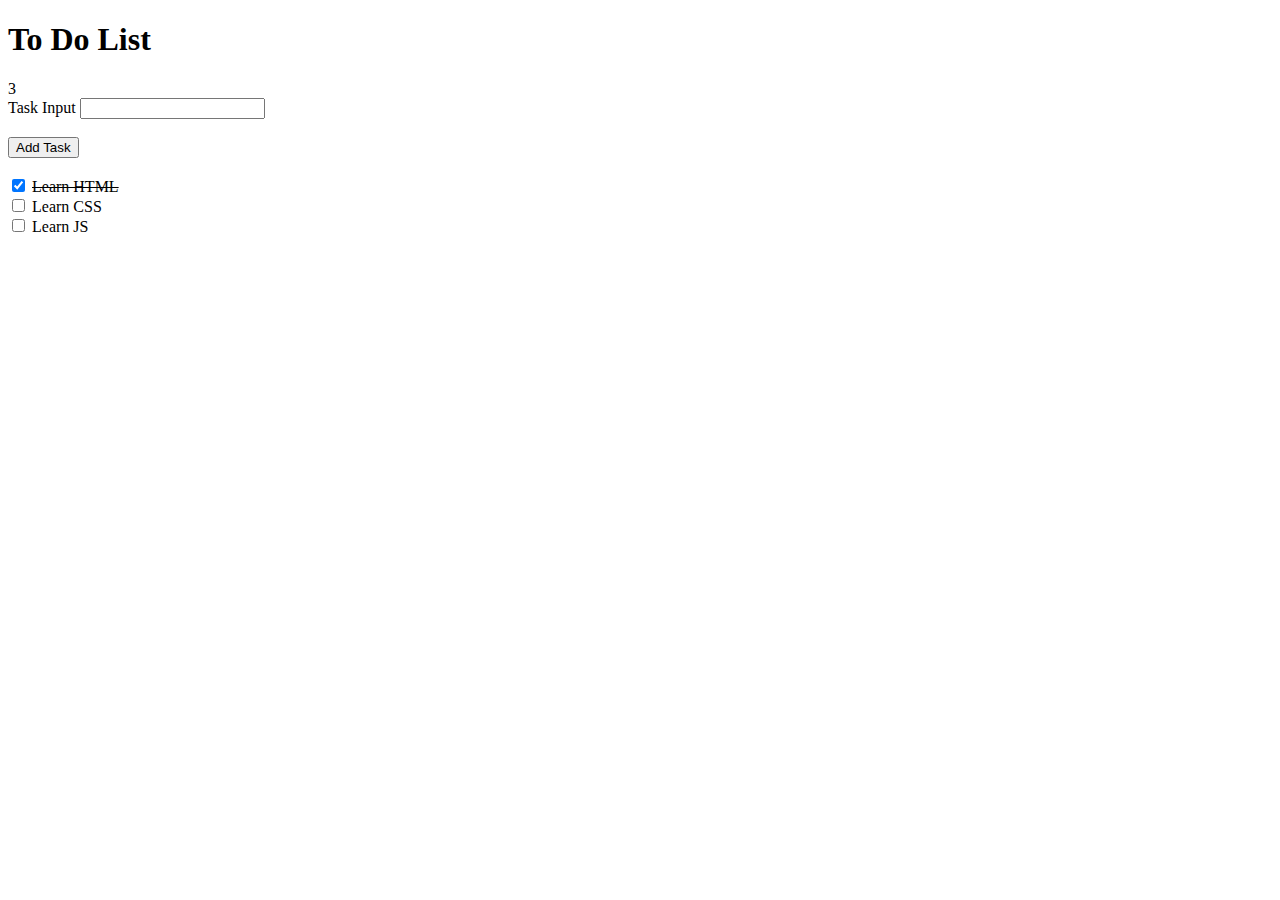
<file: todolist/index.html>
<!DOCTYPE html>
<html lang="en">
<head>
    <meta charset="UTF-8">
    <meta name="viewport" content="width=device-width, initial-scale=1.0">
    <title>To Do List</title>
</head>
<body>
    <h1>To Do List</h1>
    <span id="totalCount">3</span>
    <br />

    <lable for="task_input">Task Input</lable>
    <input type="text" id="task_input" name="task_input" />
    <br />
    <br />
    <button id="insert_button">Add Task</button>
    <br />
    <br />
    <input type="checkbox" checked/> <label for="vehicle1"> <del>Learn HTML</del></label><br>
    <input type="checkbox" /> <label for="vehicle1"> Learn CSS</label><br>
    <input type="checkbox" /> <label for="vehicle1"> Learn JS</label><br>
    


    <script>
        var insertButton = document.getElementById("insert_button");

        console.log("Hello");
        insertButton.addEventListener("click", function() {
            console.log("Button clicked!");
            var taskInput = document.getElementById("task_input");
            var data = taskInput.value;
            console.log(data);

            const checkbox = document.createElement('input');
            checkbox.type = 'checkbox';

            const label  = document.createElement('label');
            label.textContent = data;

            const breakLine = document.createElement('br');

            document.body.appendChild(checkbox);
            document.body.appendChild(label);
            document.body.appendChild(breakLine);

            taskInput.value = ""; // Clear the input field after adding the task
            
        });
        console.log("World");





        // var taskInput = document.getElementById("task_input");
        // var data = taskInput.value;
        // console.log(data);




        // var x = 6;
        // var y = 7;
        // var z = x+y;
        // console.log(z);
        // console.log("Hello, World!");
        // var totalCountElement = document.getElementById("totalCount");
        // console.log(totalCountElement);
        // // update inner HTML of the totalCount element
        // // totalCountElement.innerHTML = "6 - this is updated by JS";
        // var count = totalCountElement.innerHTML;
        // console.log(typeof count);




    </script>
</body>
</html>
</file>
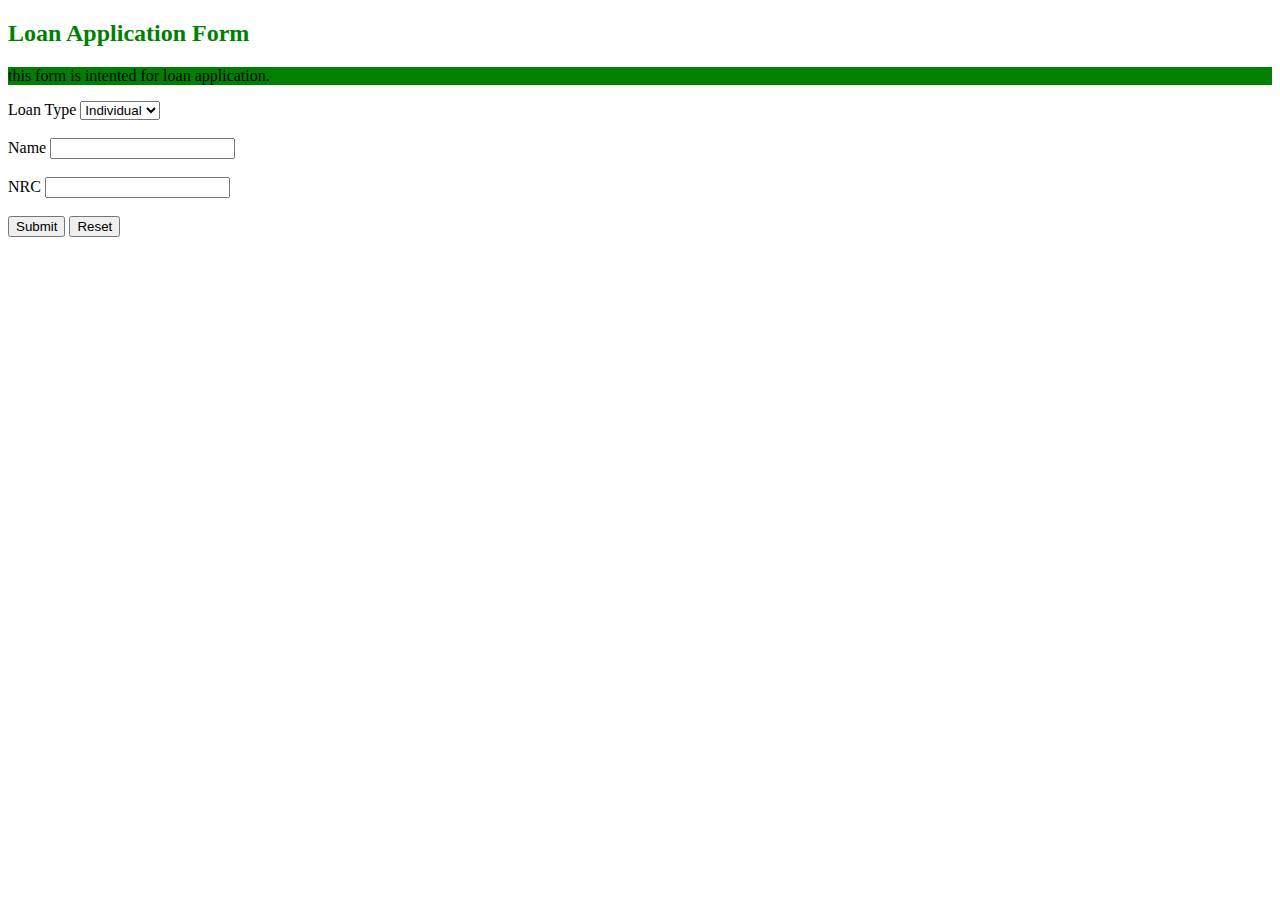
<file: form.html>
<!DOCTYPE html>
<html lang="en">
<head>
    <meta charset="UTF-8">
    <meta name="viewport" content="width=device-width, initial-scale=1.0">
    <title>Document</title>
    <link rel="stylesheet" type="text/css" href="./css/style.css">
</head>
<body>
    <h2>Loan Application Form</h2>
    <p>this form is intented for loan application.</p>

    <form>
        <label for="cars">Loan Type</label>
        <select name="loan_type" id="loan_type">
            <option value="individual">Individual</option>
            <option value="group">Group</option>
            <option value="company">Company</option>
        </select>

        <br/>
        <br/>

        <label for="name">Name</label>
        <input type="text" id="name" name="name" />

        <br/>
        <br/>

        <label for="nrc">NRC</label>
        <input type="text" id="nrc" name="nrc"/>

        <br/>
        <br/>

        <input type="submit" value="Submit" />
        <input type="reset" value="Reset" />
    </form>
</body>
</html>
</file>
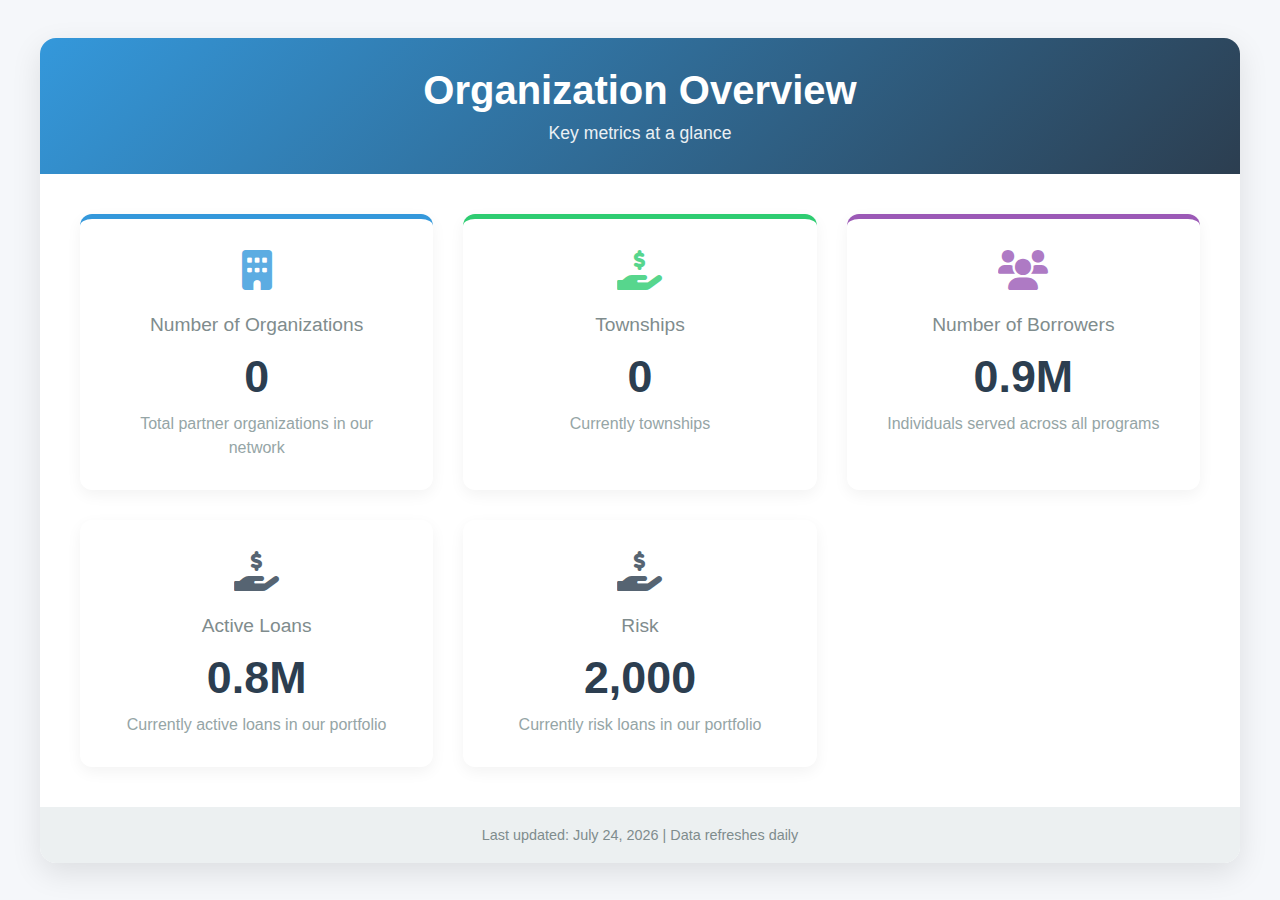
<file: dashboard/deepseek1.html>
<!DOCTYPE html>
<html lang="en">
<head>
    <meta charset="UTF-8">
    <meta name="viewport" content="width=device-width, initial-scale=1.0">
    <title>Organization Dashboard</title>
    <style>
        :root {
            --primary-color: #3498db;
            --secondary-color: #2ecc71;
            --tertiary-color: #9b59b6;
            --dark-color: #2c3e50;
            --light-color: #ecf0f1;
            --font-main: 'Segoe UI', Tahoma, Geneva, Verdana, sans-serif;
        }

        * {
            margin: 0;
            padding: 0;
            box-sizing: border-box;
        }

        body {
            font-family: var(--font-main);
            background-color: #f5f7fa;
            color: var(--dark-color);
            min-height: 100vh;
            display: flex;
            justify-content: center;
            align-items: center;
            padding: 20px;
        }

        .dashboard {
            width: 100%;
            max-width: 1200px;
            background: white;
            border-radius: 16px;
            box-shadow: 0 10px 30px rgba(0, 0, 0, 0.1);
            overflow: hidden;
        }

        .dashboard-header {
            background: linear-gradient(135deg, var(--primary-color), var(--dark-color));
            color: white;
            padding: 30px;
            text-align: center;
        }

        .dashboard-header h1 {
            font-size: 2.5rem;
            margin-bottom: 10px;
            font-weight: 600;
        }

        .dashboard-header p {
            opacity: 0.9;
            font-size: 1.1rem;
        }

        .metrics-container {
            display: grid;
            grid-template-columns: repeat(auto-fit, minmax(300px, 1fr));
            gap: 30px;
            padding: 40px;
        }

        .metric-card {
            background: white;
            border-radius: 12px;
            padding: 30px;
            box-shadow: 0 5px 15px rgba(0, 0, 0, 0.05);
            transition: transform 0.3s ease, box-shadow 0.3s ease;
            text-align: center;
            position: relative;
            overflow: hidden;
        }

        .metric-card:hover {
            transform: translateY(-5px);
            box-shadow: 0 10px 25px rgba(0, 0, 0, 0.1);
        }

        .metric-card:nth-child(1) {
            border-top: 5px solid var(--primary-color);
        }

        .metric-card:nth-child(2) {
            border-top: 5px solid var(--secondary-color);
        }

        .metric-card:nth-child(3) {
            border-top: 5px solid var(--tertiary-color);
        }

        .metric-icon {
            font-size: 2.5rem;
            margin-bottom: 20px;
            opacity: 0.8;
        }

        .metric-card:nth-child(1) .metric-icon {
            color: var(--primary-color);
        }

        .metric-card:nth-child(2) .metric-icon {
            color: var(--secondary-color);
        }

        .metric-card:nth-child(3) .metric-icon {
            color: var(--tertiary-color);
        }

        .metric-title {
            font-size: 1.2rem;
            color: #7f8c8d;
            margin-bottom: 15px;
            font-weight: 500;
        }

        .metric-value {
            font-size: 2.8rem;
            font-weight: 700;
            margin-bottom: 10px;
            color: var(--dark-color);
        }

        .metric-description {
            font-size: 1rem;
            color: #95a5a6;
            line-height: 1.5;
        }

        .dashboard-footer {
            text-align: center;
            padding: 20px;
            background-color: var(--light-color);
            color: #7f8c8d;
            font-size: 0.9rem;
        }

        @media (max-width: 768px) {
            .metrics-container {
                grid-template-columns: 1fr;
                padding: 20px;
            }
            
            .dashboard-header h1 {
                font-size: 2rem;
            }
            
            .metric-value {
                font-size: 2.2rem;
            }
        }

        /* Animation classes */
        .animate-in {
            animation: fadeInUp 0.8s ease-out forwards;
        }

        @keyframes fadeInUp {
            from {
                opacity: 0;
                transform: translateY(20px);
            }
            to {
                opacity: 1;
                transform: translateY(0);
            }
        }

        .delay-1 {
            animation-delay: 0.2s;
        }

        .delay-2 {
            animation-delay: 0.4s;
        }
    </style>
    <link rel="stylesheet" href="https://cdnjs.cloudflare.com/ajax/libs/font-awesome/6.0.0-beta3/css/all.min.css">
</head>
<body>
    <div class="dashboard">
        <div class="dashboard-header">
            <h1>Organization Overview</h1>
            <p>Key metrics at a glance</p>
        </div>
        
        <div class="metrics-container">
            <div class="metric-card animate-in">
                <div class="metric-icon">
                    <i class="fas fa-building"></i>
                </div>
                <h2 class="metric-title">Number of Organizations</h2>
                <div class="metric-value" id="org-count">0</div>
                <p class="metric-description">Total partner organizations in our network</p>
            </div>
            
            <div class="metric-card animate-in delay-2">
                <div class="metric-icon">
                    <i class="fas fa-hand-holding-usd"></i>
                </div>
                <h2 class="metric-title">Townships</h2>
                <div class="metric-value" id="township-count">0</div>
                <p class="metric-description">Currently townships</p>
            </div>
            
            <div class="metric-card animate-in delay-1">
                <div class="metric-icon">
                    <i class="fas fa-users"></i>
                </div>
                <h2 class="metric-title">Number of Borrowers</h2>
                <div class="metric-value" id="borrower-count">0</div>
                <p class="metric-description">Individuals served across all programs</p>
            </div>
            
            <div class="metric-card animate-in delay-2">
                <div class="metric-icon">
                    <i class="fas fa-hand-holding-usd"></i>
                </div>
                <h2 class="metric-title">Active Loans</h2>
                <div class="metric-value" id="loan-count">0</div>
                <p class="metric-description">Currently active loans in our portfolio</p>
            </div>
            
            <div class="metric-card animate-in delay-2">
                <div class="metric-icon">
                    <i class="fas fa-hand-holding-usd"></i>
                </div>
                <h2 class="metric-title">Risk</h2>
                <div class="metric-value" id="risk-count">0</div>
                <p class="metric-description">Currently risk loans in our portfolio</p>
            </div>
        </div>
        
        <div class="dashboard-footer">
            <p>Last updated: <span id="current-date"></span> | Data refreshes daily</p>
        </div>
    </div>

    <script>
        // Animate numbers counting up
        function animateValue(id, start, end, duration, suffix = '') {
            const obj = document.getElementById(id);
            let startTimestamp = null;
            const step = (timestamp) => {
                if (!startTimestamp) startTimestamp = timestamp;
                const progress = Math.min((timestamp - startTimestamp) / duration, 1);
                const value = Math.floor(progress * (end - start) + start);
                
                // Format number with commas
                let displayValue = value.toLocaleString();
                
                // For millions, add decimal when appropriate
                if (end >= 1000000 && value < end) {
                    const millions = (value / 1000000).toFixed(1);
                    displayValue = millions + 'M';
                }
                
                obj.innerHTML = displayValue + suffix;
                if (progress < 1) {
                    window.requestAnimationFrame(step);
                }
            };
            window.requestAnimationFrame(step);
        }

        // Set current date
        const options = { year: 'numeric', month: 'long', day: 'numeric' };
        document.getElementById('current-date').textContent = new Date().toLocaleDateString('en-US', options);

        // Start animations after page load
        document.addEventListener('DOMContentLoaded', function() {
            setTimeout(() => {
                animateValue('org-count', 0, 7, 1500);
                animateValue('borrower-count', 0, 10300000, 2000);
                animateValue('loan-count', 0, 8400000, 2000);
                animateValue('risk-count', 0, 2000, 5);
            }, 500);
        });
    </script>
</body>
</html>
</file>
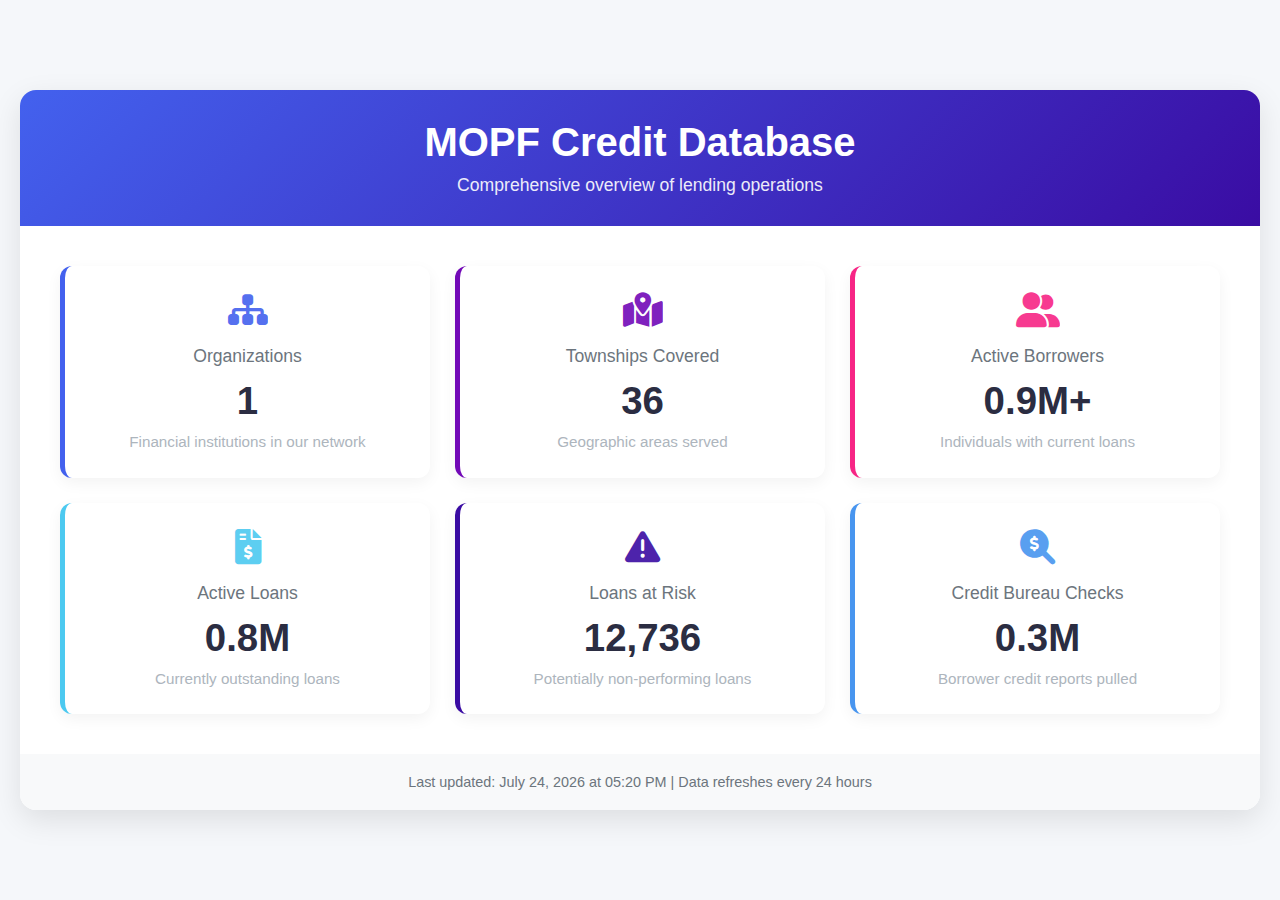
<file: dashboard/deepseek2.html>
<!DOCTYPE html>
<html lang="en">
<head>
    <meta charset="UTF-8">
    <meta name="viewport" content="width=device-width, initial-scale=1.0">
    <title>Microfinance Dashboard</title>
    <style>
        :root {
            --primary-color: #4361ee;
            --secondary-color: #3a0ca3;
            --tertiary-color: #7209b7;
            --quaternary-color: #f72585;
            --quinary-color: #4cc9f0;
            --dark-color: #2b2d42;
            --light-color: #f8f9fa;
            --font-main: 'Segoe UI', Tahoma, Geneva, Verdana, sans-serif;
        }

        * {
            margin: 0;
            padding: 0;
            box-sizing: border-box;
        }

        body {
            font-family: var(--font-main);
            background-color: #f5f7fa;
            color: var(--dark-color);
            min-height: 100vh;
            display: flex;
            justify-content: center;
            align-items: center;
            padding: 20px;
        }

        .dashboard {
            width: 100%;
            max-width: 1400px;
            background: white;
            border-radius: 16px;
            box-shadow: 0 10px 30px rgba(0, 0, 0, 0.1);
            overflow: hidden;
        }

        .dashboard-header {
            background: linear-gradient(135deg, var(--primary-color), var(--secondary-color));
            color: white;
            padding: 30px;
            text-align: center;
        }

        .dashboard-header h1 {
            font-size: 2.5rem;
            margin-bottom: 10px;
            font-weight: 600;
        }

        .dashboard-header p {
            opacity: 0.9;
            font-size: 1.1rem;
        }

        .metrics-container {
            display: grid;
            grid-template-columns: repeat(auto-fit, minmax(280px, 1fr));
            gap: 25px;
            padding: 40px;
        }

        .metric-card {
            background: white;
            border-radius: 12px;
            padding: 25px;
            box-shadow: 0 5px 15px rgba(0, 0, 0, 0.05);
            transition: all 0.3s ease;
            text-align: center;
            position: relative;
            overflow: hidden;
            border-left: 5px solid transparent;
        }

        .metric-card:hover {
            transform: translateY(-5px);
            box-shadow: 0 10px 25px rgba(0, 0, 0, 0.15);
        }

        .metric-card:nth-child(1) {
            border-left-color: var(--primary-color);
        }

        .metric-card:nth-child(2) {
            border-left-color: var(--tertiary-color);
        }

        .metric-card:nth-child(3) {
            border-left-color: var(--quaternary-color);
        }

        .metric-card:nth-child(4) {
            border-left-color: var(--quinary-color);
        }

        .metric-card:nth-child(5) {
            border-left-color: var(--secondary-color);
        }

        .metric-card:nth-child(6) {
            border-left-color: #4895ef;
        }

        .metric-icon {
            font-size: 2.2rem;
            margin-bottom: 15px;
            opacity: 0.9;
        }

        .metric-card:nth-child(1) .metric-icon {
            color: var(--primary-color);
        }

        .metric-card:nth-child(2) .metric-icon {
            color: var(--tertiary-color);
        }

        .metric-card:nth-child(3) .metric-icon {
            color: var(--quaternary-color);
        }

        .metric-card:nth-child(4) .metric-icon {
            color: var(--quinary-color);
        }

        .metric-card:nth-child(5) .metric-icon {
            color: var(--secondary-color);
        }

        .metric-card:nth-child(6) .metric-icon {
            color: #4895ef;
        }

        .metric-title {
            font-size: 1.1rem;
            color: #6c757d;
            margin-bottom: 12px;
            font-weight: 500;
        }

        .metric-value {
            font-size: 2.4rem;
            font-weight: 700;
            margin-bottom: 8px;
            color: var(--dark-color);
        }

        .metric-description {
            font-size: 0.95rem;
            color: #adb5bd;
            line-height: 1.4;
        }

        .dashboard-footer {
            text-align: center;
            padding: 20px;
            background-color: var(--light-color);
            color: #6c757d;
            font-size: 0.9rem;
        }

        @media (max-width: 768px) {
            .metrics-container {
                grid-template-columns: 1fr;
                padding: 20px;
                gap: 20px;
            }
            
            .dashboard-header h1 {
                font-size: 2rem;
            }
            
            .metric-value {
                font-size: 2rem;
            }
        }

        /* Animation classes */
        .animate-in {
            animation: fadeInUp 0.8s ease-out forwards;
        }

        @keyframes fadeInUp {
            from {
                opacity: 0;
                transform: translateY(20px);
            }
            to {
                opacity: 1;
                transform: translateY(0);
            }
        }

        .delay-1 {
            animation-delay: 0.2s;
        }

        .delay-2 {
            animation-delay: 0.4s;
        }

        .delay-3 {
            animation-delay: 0.6s;
        }
    </style>
    <link rel="stylesheet" href="https://cdnjs.cloudflare.com/ajax/libs/font-awesome/6.0.0-beta3/css/all.min.css">
</head>
<body>
    <div class="dashboard">
        <div class="dashboard-header">
            <h1>MOPF Credit Database</h1>
            <p>Comprehensive overview of lending operations</p>
        </div>
        
        <div class="metrics-container">
            <div class="metric-card animate-in">
                <div class="metric-icon">
                    <i class="fas fa-sitemap"></i>
                </div>
                <h2 class="metric-title">Organizations</h2>
                <div class="metric-value" id="org-count">0</div>
                <p class="metric-description">Financial institutions in our network</p>
            </div>
            
            <div class="metric-card animate-in delay-1">
                <div class="metric-icon">
                    <i class="fas fa-map-marked-alt"></i>
                </div>
                <h2 class="metric-title">Townships Covered</h2>
                <div class="metric-value" id="township-count">0</div>
                <p class="metric-description">Geographic areas served</p>
            </div>
            
            <div class="metric-card animate-in delay-2">
                <div class="metric-icon">
                    <i class="fas fa-user-friends"></i>
                </div>
                <h2 class="metric-title">Active Borrowers</h2>
                <div class="metric-value" id="borrower-count">0</div>
                <p class="metric-description">Individuals with current loans</p>
            </div>
            
            <div class="metric-card animate-in delay-1">
                <div class="metric-icon">
                    <i class="fas fa-file-invoice-dollar"></i>
                </div>
                <h2 class="metric-title">Active Loans</h2>
                <div class="metric-value" id="loan-count">0</div>
                <p class="metric-description">Currently outstanding loans</p>
            </div>
            
            <div class="metric-card animate-in delay-2">
                <div class="metric-icon">
                    <i class="fas fa-exclamation-triangle"></i>
                </div>
                <h2 class="metric-title">Loans at Risk</h2>
                <div class="metric-value" id="risk-count">0</div>
                <p class="metric-description">Potentially non-performing loans</p>
            </div>
            
            <div class="metric-card animate-in delay-3">
                <div class="metric-icon">
                    <i class="fas fa-search-dollar"></i>
                </div>
                <h2 class="metric-title">Credit Bureau Checks</h2>
                <div class="metric-value" id="credit-checks">0</div>
                <p class="metric-description">Borrower credit reports pulled</p>
            </div>
        </div>
        
        <div class="dashboard-footer">
            <p>Last updated: <span id="current-date"></span> | Data refreshes every 24 hours</p>
        </div>
    </div>

    <script>
        // Animate numbers counting up
        function animateValue(id, start, end, duration, suffix = '') {
            const obj = document.getElementById(id);
            let startTimestamp = null;
            const step = (timestamp) => {
                if (!startTimestamp) startTimestamp = timestamp;
                const progress = Math.min((timestamp - startTimestamp) / duration, 1);
                const value = Math.floor(progress * (end - start) + start);
                
                // Format number with commas
                let displayValue = value.toLocaleString();
                
                // For millions, add decimal when appropriate
                if (end >= 1000000 && value < end) {
                    const millions = (value / 1000000).toFixed(1);
                    displayValue = millions + 'M';
                }
                
                obj.innerHTML = displayValue + suffix;
                if (progress < 1) {
                    window.requestAnimationFrame(step);
                }
            };
            window.requestAnimationFrame(step);
        }

        // Set current date
        const options = { year: 'numeric', month: 'long', day: 'numeric', hour: '2-digit', minute: '2-digit' };
        document.getElementById('current-date').textContent = new Date().toLocaleDateString('en-US', options);

        // Start animations after page load
        document.addEventListener('DOMContentLoaded', function() {
            setTimeout(() => {
                animateValue('org-count', 0, 7, 1200);
                animateValue('township-count', 0, 300, 1500);
                animateValue('borrower-count', 0, 10300000, 2000, '+');
                animateValue('loan-count', 0, 8400000, 2000);
                animateValue('risk-count', 0, 125000, 1800);
                animateValue('credit-checks', 0, 3250000, 2200);
            }, 500);
        });
    </script>
</body>
</html>
</file>
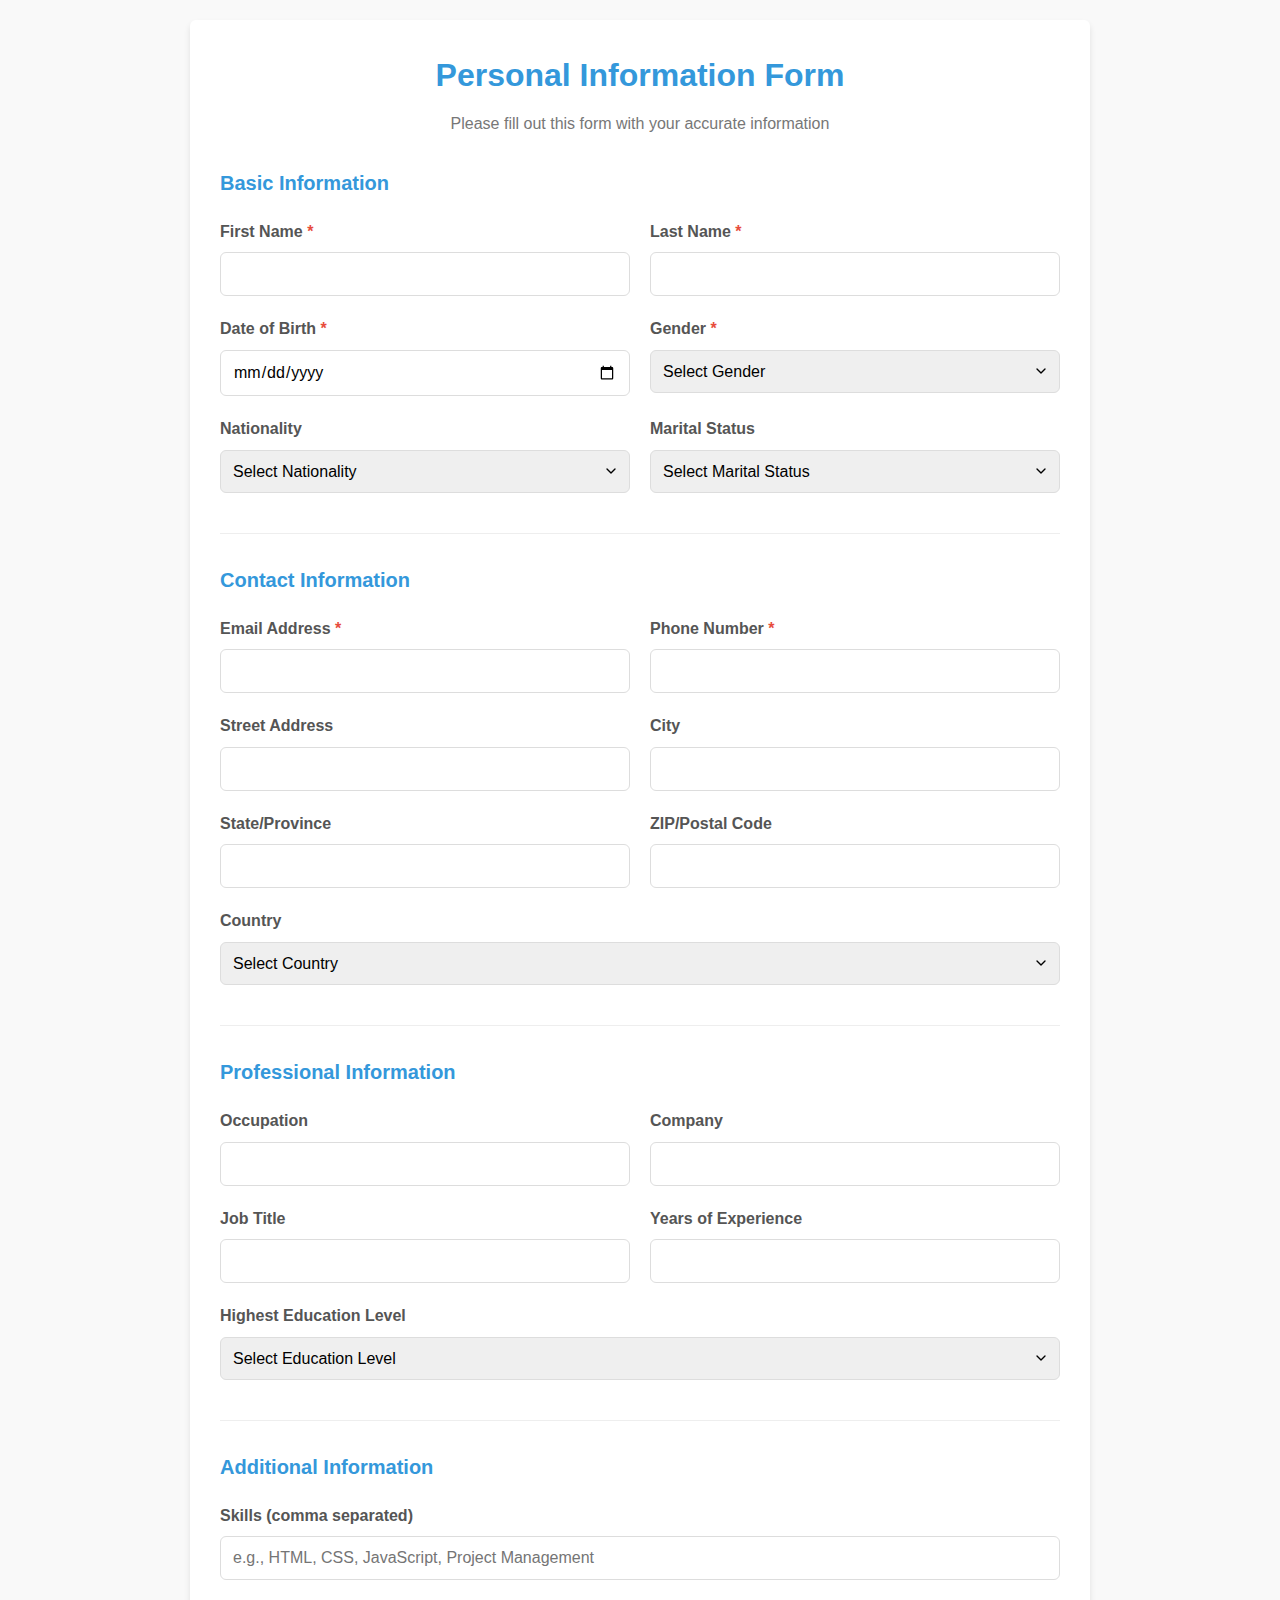
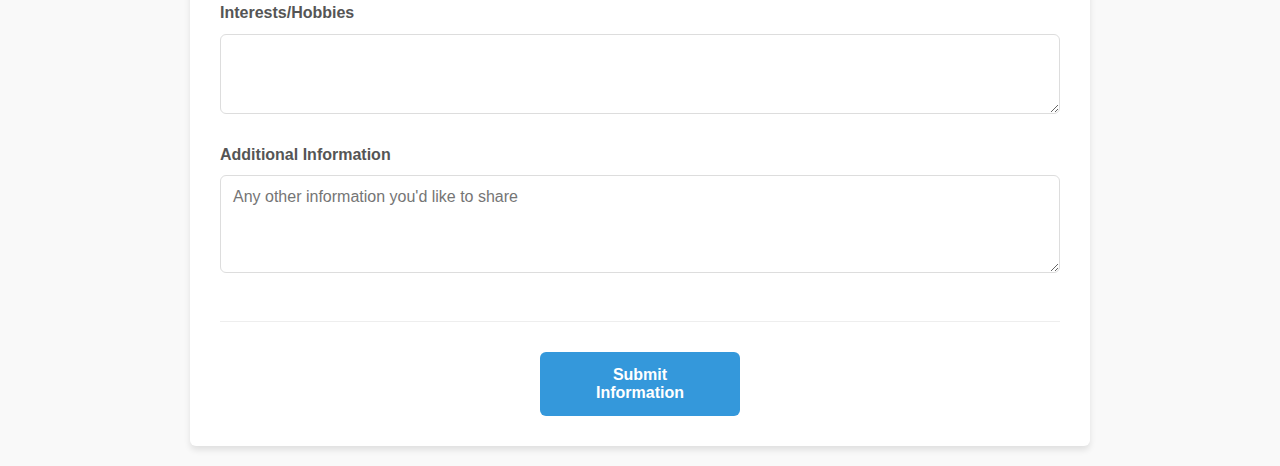
<file: forms/deepseek1.html>
<!DOCTYPE html>
<html lang="en">
<head>
    <meta charset="UTF-8">
    <meta name="viewport" content="width=device-width, initial-scale=1.0">
    <title>Professional Personal Information Form</title>
    <style>
        :root {
            --primary-color: #3498db;
            --secondary-color: #2980b9;
            --accent-color: #e74c3c;
            --light-gray: #f5f5f5;
            --dark-gray: #333;
            --border-radius: 6px;
            --box-shadow: 0 4px 6px rgba(0, 0, 0, 0.1);
        }
        
        * {
            box-sizing: border-box;
            margin: 0;
            padding: 0;
            font-family: 'Segoe UI', Tahoma, Geneva, Verdana, sans-serif;
        }
        
        body {
            background-color: #f9f9f9;
            color: var(--dark-gray);
            line-height: 1.6;
            padding: 20px;
        }
        
        .container {
            max-width: 900px;
            margin: 0 auto;
            background: white;
            padding: 30px;
            border-radius: var(--border-radius);
            box-shadow: var(--box-shadow);
        }
        
        .header {
            text-align: center;
            margin-bottom: 30px;
        }
        
        .header h1 {
            color: var(--primary-color);
            margin-bottom: 10px;
        }
        
        .header p {
            color: #777;
        }
        
        .form-group {
            margin-bottom: 20px;
        }
        
        .form-row {
            display: flex;
            flex-wrap: wrap;
            gap: 20px;
        }
        
        .form-col {
            flex: 1;
            min-width: 250px;
        }
        
        label {
            display: block;
            margin-bottom: 8px;
            font-weight: 600;
            color: #555;
        }
        
        .required:after {
            content: " *";
            color: var(--accent-color);
        }
        
        input[type="text"],
        input[type="email"],
        input[type="tel"],
        input[type="date"],
        input[type="number"],
        select,
        textarea {
            width: 100%;
            padding: 12px;
            border: 1px solid #ddd;
            border-radius: var(--border-radius);
            font-size: 16px;
            transition: border 0.3s;
        }
        
        input[type="text"]:focus,
        input[type="email"]:focus,
        input[type="tel"]:focus,
        input[type="date"]:focus,
        input[type="number"]:focus,
        select:focus,
        textarea:focus {
            border-color: var(--primary-color);
            outline: none;
            box-shadow: 0 0 0 2px rgba(52, 152, 219, 0.2);
        }
        
        select {
            appearance: none;
            background-image: url("data:image/svg+xml;charset=UTF-8,%3csvg xmlns='http://www.w3.org/2000/svg' viewBox='0 0 24 24' fill='none' stroke='currentColor' stroke-width='2' stroke-linecap='round' stroke-linejoin='round'%3e%3cpolyline points='6 9 12 15 18 9'%3e%3c/polyline%3e%3c/svg%3e");
            background-repeat: no-repeat;
            background-position: right 10px center;
            background-size: 1em;
        }
        
        .btn-submit {
            background-color: var(--primary-color);
            color: white;
            border: none;
            padding: 14px 28px;
            font-size: 16px;
            border-radius: var(--border-radius);
            cursor: pointer;
            transition: background-color 0.3s;
            font-weight: 600;
            display: block;
            margin: 30px auto 0;
            width: 200px;
            text-align: center;
        }
        
        .btn-submit:hover {
            background-color: var(--secondary-color);
        }
        
        .error-message {
            color: var(--accent-color);
            font-size: 14px;
            margin-top: 5px;
            display: none;
        }
        
        .form-section {
            margin-bottom: 30px;
            padding-bottom: 20px;
            border-bottom: 1px solid #eee;
        }
        
        .form-section h2 {
            color: var(--primary-color);
            margin-bottom: 20px;
            font-size: 20px;
        }
        
        @media (max-width: 768px) {
            .form-col {
                flex: 100%;
            }
        }
    </style>
</head>
<body>
    <div class="container">
        <div class="header">
            <h1>Personal Information Form</h1>
            <p>Please fill out this form with your accurate information</p>
        </div>
        
        <form id="personalInfoForm">
            <div class="form-section">
                <h2>Basic Information</h2>
                <div class="form-row">
                    <div class="form-col">
                        <div class="form-group">
                            <label for="firstName" class="required">First Name</label>
                            <input type="text" id="firstName" name="firstName" required>
                            <div class="error-message" id="firstNameError">Please enter your first name</div>
                        </div>
                    </div>
                    <div class="form-col">
                        <div class="form-group">
                            <label for="lastName" class="required">Last Name</label>
                            <input type="text" id="lastName" name="lastName" required>
                            <div class="error-message" id="lastNameError">Please enter your last name</div>
                        </div>
                    </div>
                </div>
                
                <div class="form-row">
                    <div class="form-col">
                        <div class="form-group">
                            <label for="dob" class="required">Date of Birth</label>
                            <input type="date" id="dob" name="dob" required>
                            <div class="error-message" id="dobError">Please select your date of birth</div>
                        </div>
                    </div>
                    <div class="form-col">
                        <div class="form-group">
                            <label for="gender" class="required">Gender</label>
                            <select id="gender" name="gender" required>
                                <option value="">Select Gender</option>
                                <option value="male">Male</option>
                                <option value="female">Female</option>
                                <option value="other">Other</option>
                                <option value="prefer-not-to-say">Prefer not to say</option>
                            </select>
                            <div class="error-message" id="genderError">Please select your gender</div>
                        </div>
                    </div>
                </div>
                
                <div class="form-row">
                    <div class="form-col">
                        <div class="form-group">
                            <label for="nationality">Nationality</label>
                            <select id="nationality" name="nationality">
                                <option value="">Select Nationality</option>
                                <option value="us">United States</option>
                                <option value="uk">United Kingdom</option>
                                <option value="canada">Canada</option>
                                <option value="australia">Australia</option>
                                <option value="germany">Germany</option>
                                <option value="france">France</option>
                                <option value="japan">Japan</option>
                                <option value="other">Other</option>
                            </select>
                        </div>
                    </div>
                    <div class="form-col">
                        <div class="form-group">
                            <label for="maritalStatus">Marital Status</label>
                            <select id="maritalStatus" name="maritalStatus">
                                <option value="">Select Marital Status</option>
                                <option value="single">Single</option>
                                <option value="married">Married</option>
                                <option value="divorced">Divorced</option>
                                <option value="widowed">Widowed</option>
                                <option value="separated">Separated</option>
                            </select>
                        </div>
                    </div>
                </div>
            </div>
            
            <div class="form-section">
                <h2>Contact Information</h2>
                <div class="form-row">
                    <div class="form-col">
                        <div class="form-group">
                            <label for="email" class="required">Email Address</label>
                            <input type="email" id="email" name="email" required>
                            <div class="error-message" id="emailError">Please enter a valid email address</div>
                        </div>
                    </div>
                    <div class="form-col">
                        <div class="form-group">
                            <label for="phone" class="required">Phone Number</label>
                            <input type="tel" id="phone" name="phone" required>
                            <div class="error-message" id="phoneError">Please enter a valid phone number</div>
                        </div>
                    </div>
                </div>
                
                <div class="form-row">
                    <div class="form-col">
                        <div class="form-group">
                            <label for="address">Street Address</label>
                            <input type="text" id="address" name="address">
                        </div>
                    </div>
                    <div class="form-col">
                        <div class="form-group">
                            <label for="city">City</label>
                            <input type="text" id="city" name="city">
                        </div>
                    </div>
                </div>
                
                <div class="form-row">
                    <div class="form-col">
                        <div class="form-group">
                            <label for="state">State/Province</label>
                            <input type="text" id="state" name="state">
                        </div>
                    </div>
                    <div class="form-col">
                        <div class="form-group">
                            <label for="zipCode">ZIP/Postal Code</label>
                            <input type="text" id="zipCode" name="zipCode">
                        </div>
                    </div>
                </div>
                
                <div class="form-group">
                    <label for="country">Country</label>
                    <select id="country" name="country">
                        <option value="">Select Country</option>
                        <option value="us">United States</option>
                        <option value="uk">United Kingdom</option>
                        <option value="canada">Canada</option>
                        <option value="australia">Australia</option>
                        <option value="germany">Germany</option>
                        <option value="france">France</option>
                        <option value="japan">Japan</option>
                        <option value="other">Other</option>
                    </select>
                </div>
            </div>
            
            <div class="form-section">
                <h2>Professional Information</h2>
                <div class="form-row">
                    <div class="form-col">
                        <div class="form-group">
                            <label for="occupation">Occupation</label>
                            <input type="text" id="occupation" name="occupation">
                        </div>
                    </div>
                    <div class="form-col">
                        <div class="form-group">
                            <label for="company">Company</label>
                            <input type="text" id="company" name="company">
                        </div>
                    </div>
                </div>
                
                <div class="form-row">
                    <div class="form-col">
                        <div class="form-group">
                            <label for="jobTitle">Job Title</label>
                            <input type="text" id="jobTitle" name="jobTitle">
                        </div>
                    </div>
                    <div class="form-col">
                        <div class="form-group">
                            <label for="yearsExperience">Years of Experience</label>
                            <input type="number" id="yearsExperience" name="yearsExperience" min="0" max="50">
                        </div>
                    </div>
                </div>
                
                <div class="form-group">
                    <label for="educationLevel">Highest Education Level</label>
                    <select id="educationLevel" name="educationLevel">
                        <option value="">Select Education Level</option>
                        <option value="high-school">High School</option>
                        <option value="associate">Associate Degree</option>
                        <option value="bachelor">Bachelor's Degree</option>
                        <option value="master">Master's Degree</option>
                        <option value="phd">PhD/Doctorate</option>
                        <option value="other">Other</option>
                    </select>
                </div>
            </div>
            
            <div class="form-section">
                <h2>Additional Information</h2>
                <div class="form-group">
                    <label for="skills">Skills (comma separated)</label>
                    <input type="text" id="skills" name="skills" placeholder="e.g., HTML, CSS, JavaScript, Project Management">
                </div>
                
                <div class="form-group">
                    <label for="interests">Interests/Hobbies</label>
                    <textarea id="interests" name="interests" rows="3"></textarea>
                </div>
                
                <div class="form-group">
                    <label for="additionalInfo">Additional Information</label>
                    <textarea id="additionalInfo" name="additionalInfo" rows="4" placeholder="Any other information you'd like to share"></textarea>
                </div>
            </div>
            
            <button type="submit" class="btn-submit">Submit Information</button>
        </form>
    </div>

    <script>
        document.addEventListener('DOMContentLoaded', function() {
            const form = document.getElementById('personalInfoForm');
            
            // Form validation
            form.addEventListener('submit', function(e) {
                e.preventDefault();
                let isValid = true;
                
                // Validate required fields
                const requiredFields = [
                    { id: 'firstName', errorId: 'firstNameError' },
                    { id: 'lastName', errorId: 'lastNameError' },
                    { id: 'dob', errorId: 'dobError' },
                    { id: 'gender', errorId: 'genderError' },
                    { id: 'email', errorId: 'emailError' },
                    { id: 'phone', errorId: 'phoneError' }
                ];
                
                requiredFields.forEach(field => {
                    const input = document.getElementById(field.id);
                    const error = document.getElementById(field.errorId);
                    
                    if (!input.value.trim()) {
                        error.style.display = 'block';
                        input.style.borderColor = 'var(--accent-color)';
                        isValid = false;
                    } else {
                        error.style.display = 'none';
                        input.style.borderColor = '#ddd';
                    }
                });
                
                // Validate email format
                const email = document.getElementById('email');
                const emailError = document.getElementById('emailError');
                const emailRegex = /^[^\s@]+@[^\s@]+\.[^\s@]+$/;
                
                if (email.value && !emailRegex.test(email.value)) {
                    emailError.textContent = 'Please enter a valid email address';
                    emailError.style.display = 'block';
                    email.style.borderColor = 'var(--accent-color)';
                    isValid = false;
                }
                
                // Validate phone number (basic validation)
                const phone = document.getElementById('phone');
                const phoneError = document.getElementById('phoneError');
                const phoneRegex = /^[0-9\-\+\(\)\s]{10,20}$/;
                
                if (phone.value && !phoneRegex.test(phone.value)) {
                    phoneError.textContent = 'Please enter a valid phone number';
                    phoneError.style.display = 'block';
                    phone.style.borderColor = 'var(--accent-color)';
                    isValid = false;
                }
                
                if (isValid) {
                    // Form is valid, you can submit it or process the data
                    alert('Form submitted successfully!');
                    // form.submit(); // Uncomment to actually submit the form
                    
                    // For demonstration, log the form data
                    const formData = new FormData(form);
                    const data = {};
                    formData.forEach((value, key) => {
                        data[key] = value;
                    });
                    console.log('Form data:', data);
                }
            });
            
            // Add input event listeners to clear errors when typing
            const inputs = form.querySelectorAll('input, select, textarea');
            inputs.forEach(input => {
                input.addEventListener('input', function() {
                    const error = document.getElementById(`${this.id}Error`);
                    if (error) {
                        error.style.display = 'none';
                        this.style.borderColor = '#ddd';
                    }
                });
            });
            
            // Enhance date input with a better UI (fallback for older browsers)
            const dobInput = document.getElementById('dob');
            if (dobInput.type !== 'date') {
                dobInput.type = 'text';
                dobInput.placeholder = 'YYYY-MM-DD';
                // You could add a date picker library here
            }
        });
    </script>
</body>
</html>
</file>
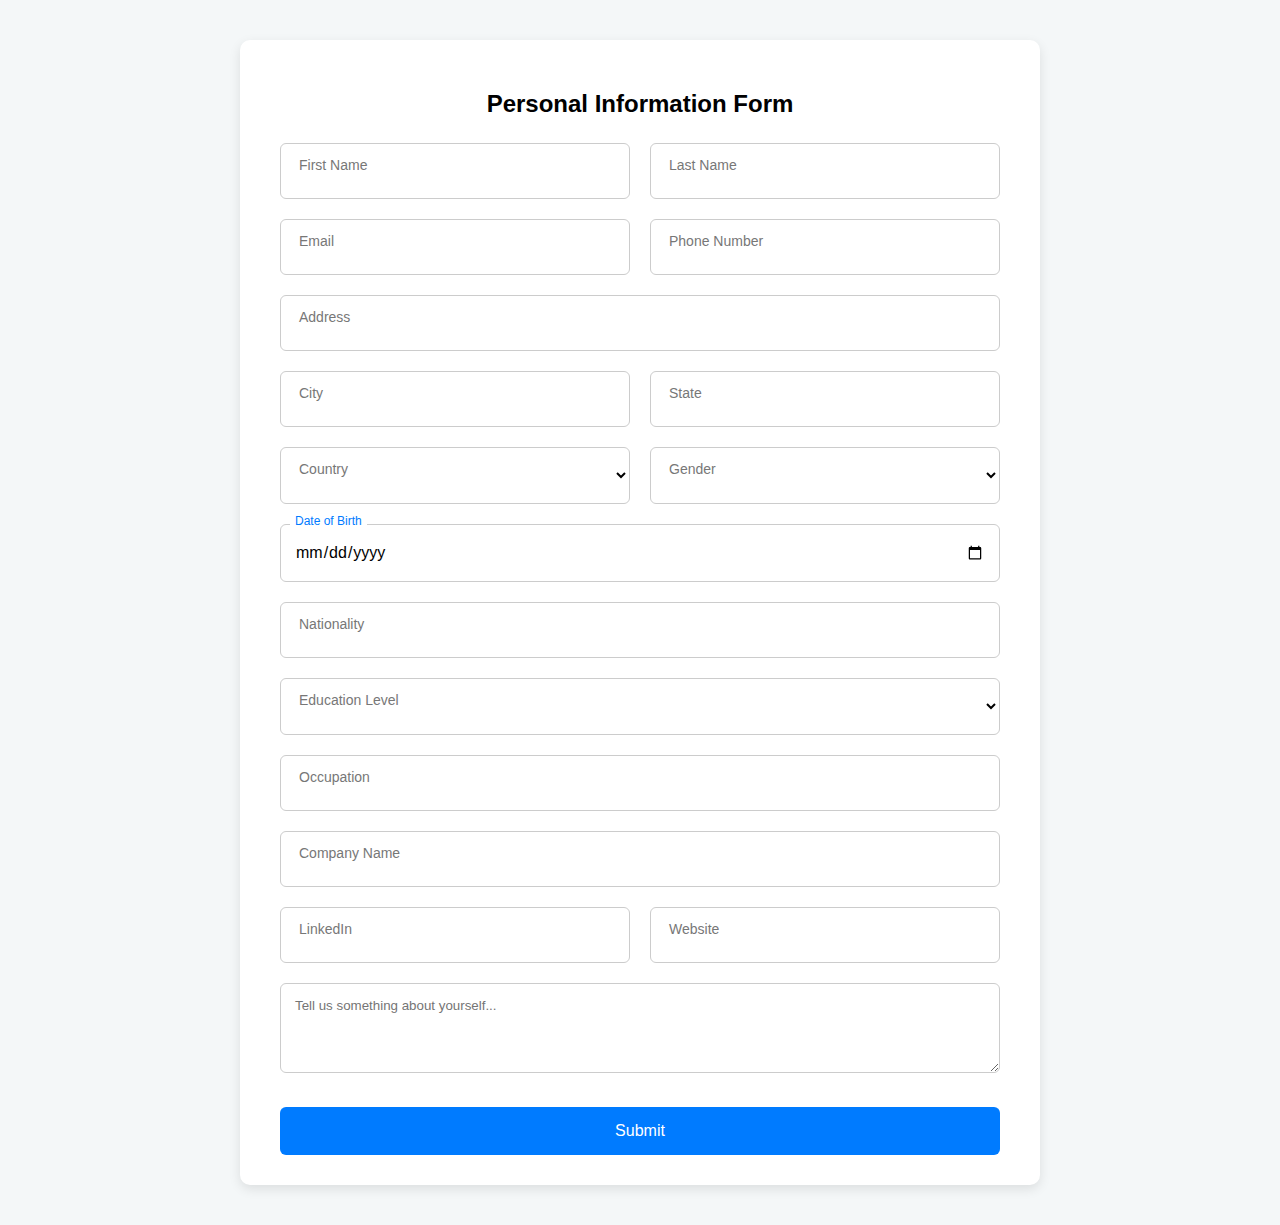
<file: forms/gpt1.html>
<!DOCTYPE html>
<html lang="en">
<head>
  <meta charset="UTF-8">
  <meta name="viewport" content="width=device-width, initial-scale=1">
  <title>Personal Information Form</title>
  <style>
    * {
      box-sizing: border-box;
      font-family: 'Segoe UI', Tahoma, Geneva, Verdana, sans-serif;
    }
    body {
      background: #f4f7f8;
      margin: 0;
      padding: 40px 20px;
    }
    .form-container {
      background: #fff;
      max-width: 800px;
      margin: auto;
      padding: 30px 40px;
      border-radius: 10px;
      box-shadow: 0 4px 12px rgba(0, 0, 0, 0.1);
    }
    h2 {
      text-align: center;
      margin-bottom: 25px;
    }
    .form-group {
      margin-bottom: 20px;
      position: relative;
    }
    label {
      position: absolute;
      top: 14px;
      left: 14px;
      background: white;
      padding: 0 5px;
      color: #777;
      font-size: 14px;
      transition: 0.2s ease all;
      pointer-events: none;
    }
    input, select {
      width: 100%;
      padding: 18px 14px;
      border: 1px solid #ccc;
      border-radius: 6px;
      font-size: 16px;
      outline: none;
      background: none;
    }
    input:focus + label,
    input:not(:placeholder-shown) + label,
    select:focus + label,
    select:valid + label {
      top: -10px;
      left: 10px;
      font-size: 12px;
      color: #007BFF;
    }
    button {
      width: 100%;
      padding: 15px;
      background: #007BFF;
      color: white;
      border: none;
      font-size: 16px;
      border-radius: 6px;
      cursor: pointer;
      margin-top: 10px;
    }
    button:hover {
      background: #0056b3;
    }
    @media (min-width: 768px) {
      .form-row {
        display: flex;
        gap: 20px;
      }
      .form-group {
        flex: 1;
      }
    }
  </style>
</head>
<body>

  <div class="form-container">
    <h2>Personal Information Form</h2>
    <form id="personalForm">
      <div class="form-row">
        <div class="form-group">
          <input type="text" id="firstName" name="firstName" required placeholder=" ">
          <label for="firstName">First Name</label>
        </div>
        <div class="form-group">
          <input type="text" id="lastName" name="lastName" required placeholder=" ">
          <label for="lastName">Last Name</label>
        </div>
      </div>

      <div class="form-row">
        <div class="form-group">
          <input type="email" id="email" name="email" required placeholder=" ">
          <label for="email">Email</label>
        </div>
        <div class="form-group">
          <input type="tel" id="phone" name="phone" required placeholder=" ">
          <label for="phone">Phone Number</label>
        </div>
      </div>

      <div class="form-group">
        <input type="text" id="address" name="address" required placeholder=" ">
        <label for="address">Address</label>
      </div>

      <div class="form-row">
        <div class="form-group">
          <input type="text" id="city" name="city" required placeholder=" ">
          <label for="city">City</label>
        </div>
        <div class="form-group">
          <input type="text" id="state" name="state" required placeholder=" ">
          <label for="state">State</label>
        </div>
      </div>

      <div class="form-row">
        <div class="form-group">
          <select name="country" id="country" required>
            <option value="" disabled selected hidden></option>
            <option value="Myanmar">Myanmar</option>
            <option value="USA">USA</option>
            <option value="UK">UK</option>
            <option value="India">India</option>
          </select>
          <label for="country">Country</label>
        </div>
        <div class="form-group">
          <select name="gender" id="gender" required>
            <option value="" disabled selected hidden></option>
            <option value="Male">Male</option>
            <option value="Female">Female</option>
            <option value="Other">Other</option>
          </select>
          <label for="gender">Gender</label>
        </div>
      </div>

      <div class="form-group">
        <input type="date" id="dob" name="dob" required placeholder=" ">
        <label for="dob">Date of Birth</label>
      </div>

      <div class="form-group">
        <input type="text" id="nationality" name="nationality" required placeholder=" ">
        <label for="nationality">Nationality</label>
      </div>

      <div class="form-group">
        <select id="education" name="education" required>
          <option value="" disabled selected hidden></option>
          <option value="High School">High School</option>
          <option value="Bachelor's">Bachelor's</option>
          <option value="Master's">Master's</option>
          <option value="PhD">PhD</option>
        </select>
        <label for="education">Education Level</label>
      </div>

      <div class="form-group">
        <input type="text" id="occupation" name="occupation" required placeholder=" ">
        <label for="occupation">Occupation</label>
      </div>

      <div class="form-group">
        <input type="text" id="company" name="company" placeholder=" ">
        <label for="company">Company Name</label>
      </div>

      <div class="form-row">
        <div class="form-group">
          <input type="text" id="linkedin" name="linkedin" placeholder=" ">
          <label for="linkedin">LinkedIn</label>
        </div>
        <div class="form-group">
          <input type="text" id="website" name="website" placeholder=" ">
          <label for="website">Website</label>
        </div>
      </div>

      <div class="form-group">
        <textarea name="about" id="about" rows="4" style="width:100%; padding:14px; border-radius:6px; border:1px solid #ccc;" placeholder="Tell us something about yourself..."></textarea>
      </div>

      <button type="submit">Submit</button>
    </form>
  </div>

  <script>
    document.getElementById("personalForm").addEventListener("submit", function (e) {
      e.preventDefault();
      if (this.checkValidity()) {
        alert("Form submitted successfully!");
        this.reset();
      } else {
        alert("Please fill in all required fields.");
      }
    });
  </script>
</body>
</html>
</file>
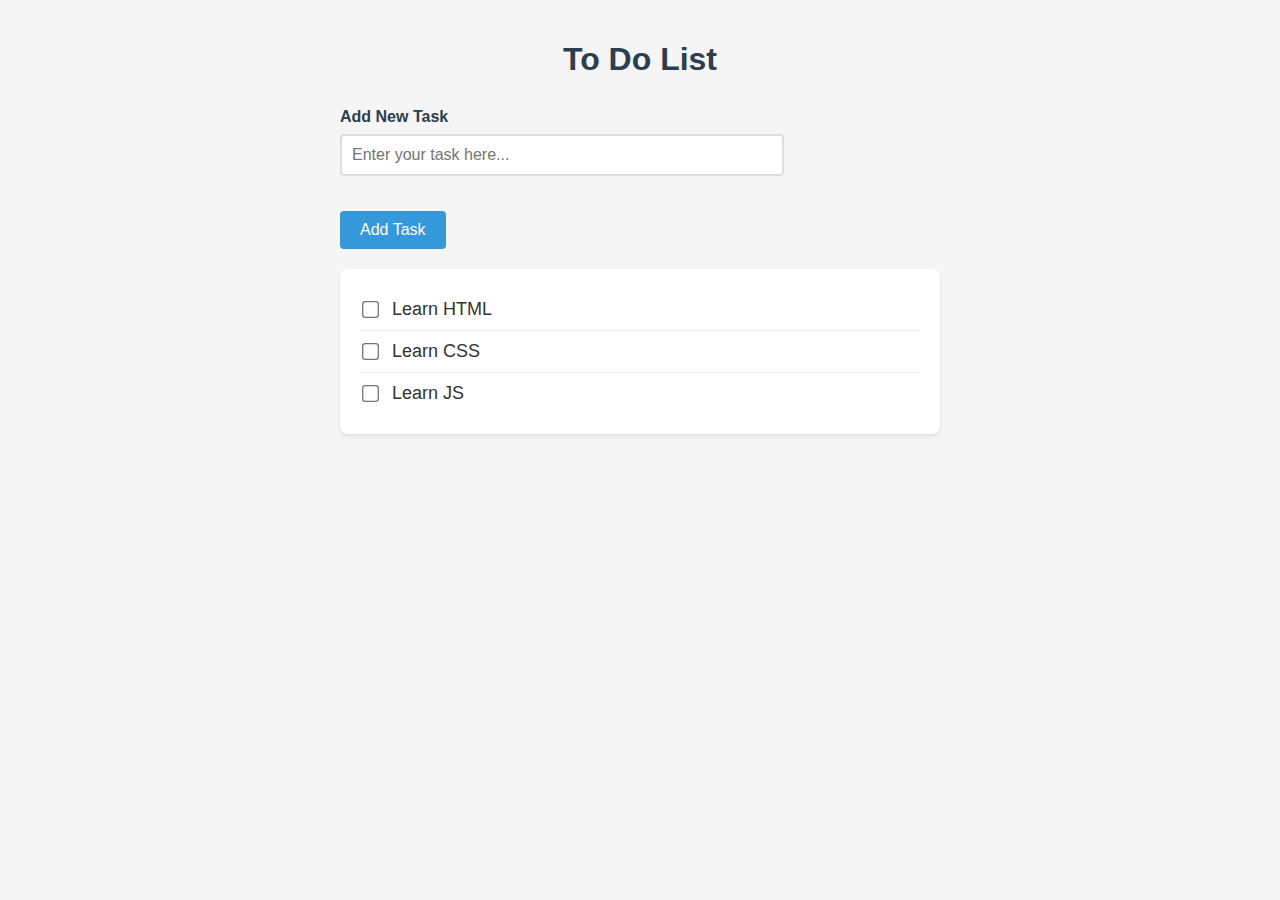
<file: todolist/index-deepseek.html>
<!DOCTYPE html>
<html lang="en">
<head>
    <meta charset="UTF-8">
    <meta name="viewport" content="width=device-width, initial-scale=1.0">
    <title>To Do List</title>
    <style>
        body {
            font-family: 'Segoe UI', Tahoma, Geneva, Verdana, sans-serif;
            max-width: 600px;
            margin: 0 auto;
            padding: 20px;
            background-color: #f5f5f5;
            color: #333;
        }
        
        h1 {
            color: #2c3e50;
            text-align: center;
            margin-bottom: 30px;
        }
        
        #task_input {
            width: 70%;
            padding: 10px;
            border: 2px solid #ddd;
            border-radius: 4px;
            font-size: 16px;
            margin-right: 10px;
        }
        
        button {
            background-color: #3498db;
            color: white;
            border: none;
            padding: 10px 20px;
            border-radius: 4px;
            cursor: pointer;
            font-size: 16px;
            margin-top: 15px;
            transition: background-color 0.3s;
        }
        
        button:hover {
            background-color: #2980b9;
        }
        
        .task-container {
            background-color: white;
            border-radius: 8px;
            padding: 20px;
            margin-top: 20px;
            box-shadow: 0 2px 4px rgba(0,0,0,0.1);
        }
        
        .task-item {
            display: flex;
            align-items: center;
            padding: 10px 0;
            border-bottom: 1px solid #eee;
        }
        
        .task-item:last-child {
            border-bottom: none;
        }
        
        .task-item input[type="checkbox"] {
            margin-right: 15px;
            transform: scale(1.3);
        }
        
        .task-item label {
            font-size: 18px;
            flex-grow: 1;
        }
        
        .task-item input[type="checkbox"]:checked + label {
            text-decoration: line-through;
            color: #95a5a6;
        }
        
        .input-group {
            display: flex;
            justify-content: space-between;
            margin-bottom: 20px;
        }
        
        label[for="task_input"] {
            display: block;
            margin-bottom: 8px;
            font-weight: bold;
            color: #2c3e50;
        }
    </style>
</head>
<body>
    <h1>To Do List</h1>
    
    <div class="input-group">
        <div style="flex-grow: 1;">
            <label for="task_input">Add New Task</label>
            <input type="text" id="task_input" name="task_input" placeholder="Enter your task here..." />
        </div>
    </div>
    
    <button>Add Task</button>
    
    <div class="task-container">
        <div class="task-item">
            <input type="checkbox" id="task1" />
            <label for="task1">Learn HTML</label>
        </div>
        <div class="task-item">
            <input type="checkbox" id="task2" />
            <label for="task2">Learn CSS</label>
        </div>
        <div class="task-item">
            <input type="checkbox" id="task3" />
            <label for="task3">Learn JS</label>
        </div>
    </div>
</body>
</html>
</file>
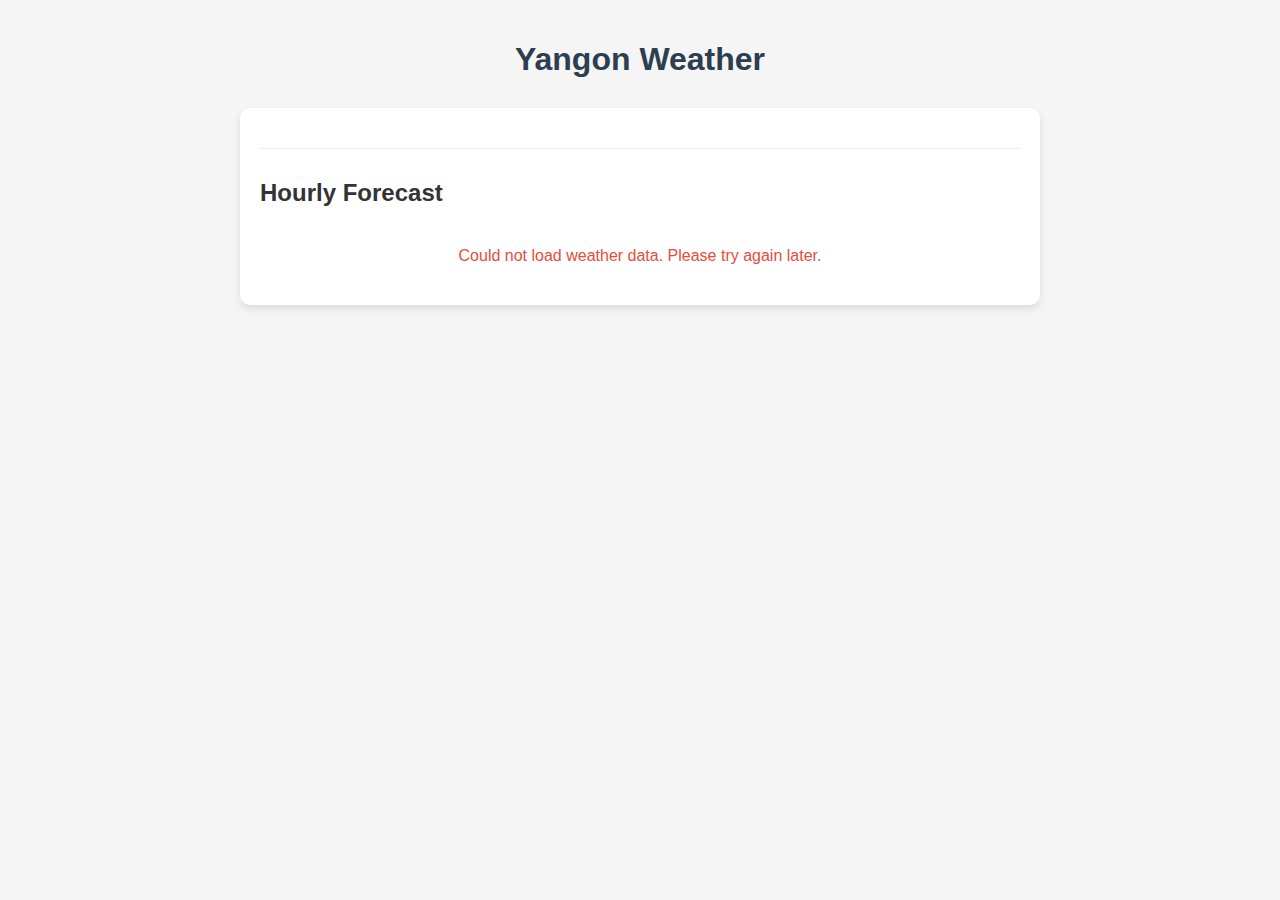
<file: api/weather/deepseek1.html>
<!DOCTYPE html>
<html lang="en">
<head>
    <meta charset="UTF-8">
    <meta name="viewport" content="width=device-width, initial-scale=1.0">
    <title>Yangon Weather</title>
    <style>
        body {
            font-family: 'Arial', sans-serif;
            max-width: 800px;
            margin: 0 auto;
            padding: 20px;
            background-color: #f5f5f5;
            color: #333;
        }
        
        h1 {
            color: #2c3e50;
            text-align: center;
            margin-bottom: 30px;
        }
        
        .weather-container {
            background-color: white;
            border-radius: 10px;
            padding: 20px;
            box-shadow: 0 4px 8px rgba(0, 0, 0, 0.1);
        }
        
        .current-weather {
            display: flex;
            justify-content: space-between;
            align-items: center;
            margin-bottom: 30px;
            padding-bottom: 20px;
            border-bottom: 1px solid #eee;
        }
        
        .temperature {
            font-size: 3em;
            font-weight: bold;
        }
        
        .weather-details {
            text-align: right;
        }
        
        .hourly-forecast {
            margin-top: 20px;
        }
        
        .hourly-item {
            display: flex;
            justify-content: space-between;
            padding: 10px 0;
            border-bottom: 1px solid #eee;
        }
        
        .hourly-item:last-child {
            border-bottom: none;
        }
        
        .loading {
            text-align: center;
            padding: 20px;
        }
        
        .error {
            color: #e74c3c;
            text-align: center;
            padding: 20px;
        }
        
        .weather-icon {
            font-size: 2em;
            margin-right: 10px;
        }
    </style>
</head>
<body>
    <h1>Yangon Weather</h1>
    
    <div class="weather-container">
        <div id="current-weather" class="current-weather">
            <!-- Current weather will be inserted here -->
        </div>
        
        <h2>Hourly Forecast</h2>
        <div id="hourly-forecast" class="hourly-forecast">
            <!-- Hourly forecast will be inserted here -->
        </div>
        
        <div id="loading" class="loading">
            Loading weather data...
        </div>
        
        <div id="error" class="error" style="display: none;">
            Could not load weather data. Please try again later.
        </div>
    </div>
    
    <script>
        document.addEventListener('DOMContentLoaded', function() {
            // Coordinates for Yangon, Myanmar
            const latitude = 16.8409;
            const longitude = 96.1735;
            
            // Get current time in ISO format (YYYY-MM-DDTHH:MM)
            const now = new Date();
            const currentHour = now.getHours();
            
            // API URL for Yangon
            const apiUrl = `https://api.open-meteo.com/v1/forecast?latitude=${latitude}&longitude=${longitude}&current=temperature_2m,relative_humidity_2m,wind_speed_10m&hourly=temperature_2m,relative_humidity_2m,wind_speed_10m&timezone=auto`;
            
            fetch(apiUrl)
                .then(response => {
                    if (!response.ok) {
                        throw new Error('Network response was not ok');
                    }
                    return response.json();
                })
                .then(data => {
                    // Hide loading message
                    document.getElementById('loading').style.display = 'none';
                    
                    // Display current weather
                    displayCurrentWeather(data);
                    
                    // Display hourly forecast
                    displayHourlyForecast(data, currentHour);
                })
                .catch(error => {
                    console.error('Error fetching weather data:', error);
                    document.getElementById('loading').style.display = 'none';
                    document.getElementById('error').style.display = 'block';
                });
        });
        
        function displayCurrentWeather(data) {
            const current = data.current;
            const currentElement = document.getElementById('current-weather');
            
            const weatherIcon = getWeatherIcon(current.temperature_2m, current.relative_humidity_2m);
            
            currentElement.innerHTML = `
                <div>
                    <span class="weather-icon">${weatherIcon}</span>
                    <span class="temperature">${current.temperature_2m}°C</span>
                </div>
                <div class="weather-details">
                    <div>Humidity: ${current.relative_humidity_2m}%</div>
                    <div>Wind: ${current.wind_speed_10m} km/h</div>
                    <div>Updated: ${new Date().toLocaleTimeString()}</div>
                </div>
            `;
        }
        
        function displayHourlyForecast(data, currentHour) {
            const hourly = data.hourly;
            const hourlyElement = document.getElementById('hourly-forecast');
            
            // Show only the next 12 hours of forecast
            let hourlyHTML = '';
            for (let i = 0; i < 12; i++) {
                const hourIndex = currentHour + i;
                if (hourIndex >= hourly.time.length) break;
                
                const time = new Date(hourly.time[hourIndex]);
                const hour = time.getHours();
                const ampm = hour >= 12 ? 'PM' : 'AM';
                const displayHour = hour % 12 || 12;
                
                const weatherIcon = getWeatherIcon(
                    hourly.temperature_2m[hourIndex],
                    hourly.relative_humidity_2m[hourIndex]
                );
                
                hourlyHTML += `
                    <div class="hourly-item">
                        <div>${displayHour} ${ampm}</div>
                        <div>${weatherIcon} ${hourly.temperature_2m[hourIndex]}°C</div>
                        <div>${hourly.relative_humidity_2m[hourIndex]}% humidity</div>
                        <div>${hourly.wind_speed_10m[hourIndex]} km/h wind</div>
                    </div>
                `;
            }
            
            hourlyElement.innerHTML = hourlyHTML;
        }
        
        function getWeatherIcon(temperature, humidity) {
            // Simple emoji-based weather icons based on temperature and humidity
            if (temperature > 30) {
                return humidity > 70 ? '🌧️' : '☀️';
            } else if (temperature > 20) {
                return humidity > 80 ? '🌦️' : '⛅';
            } else {
                return '🌤️';
            }
        }
    </script>
</body>
</html>
</file>
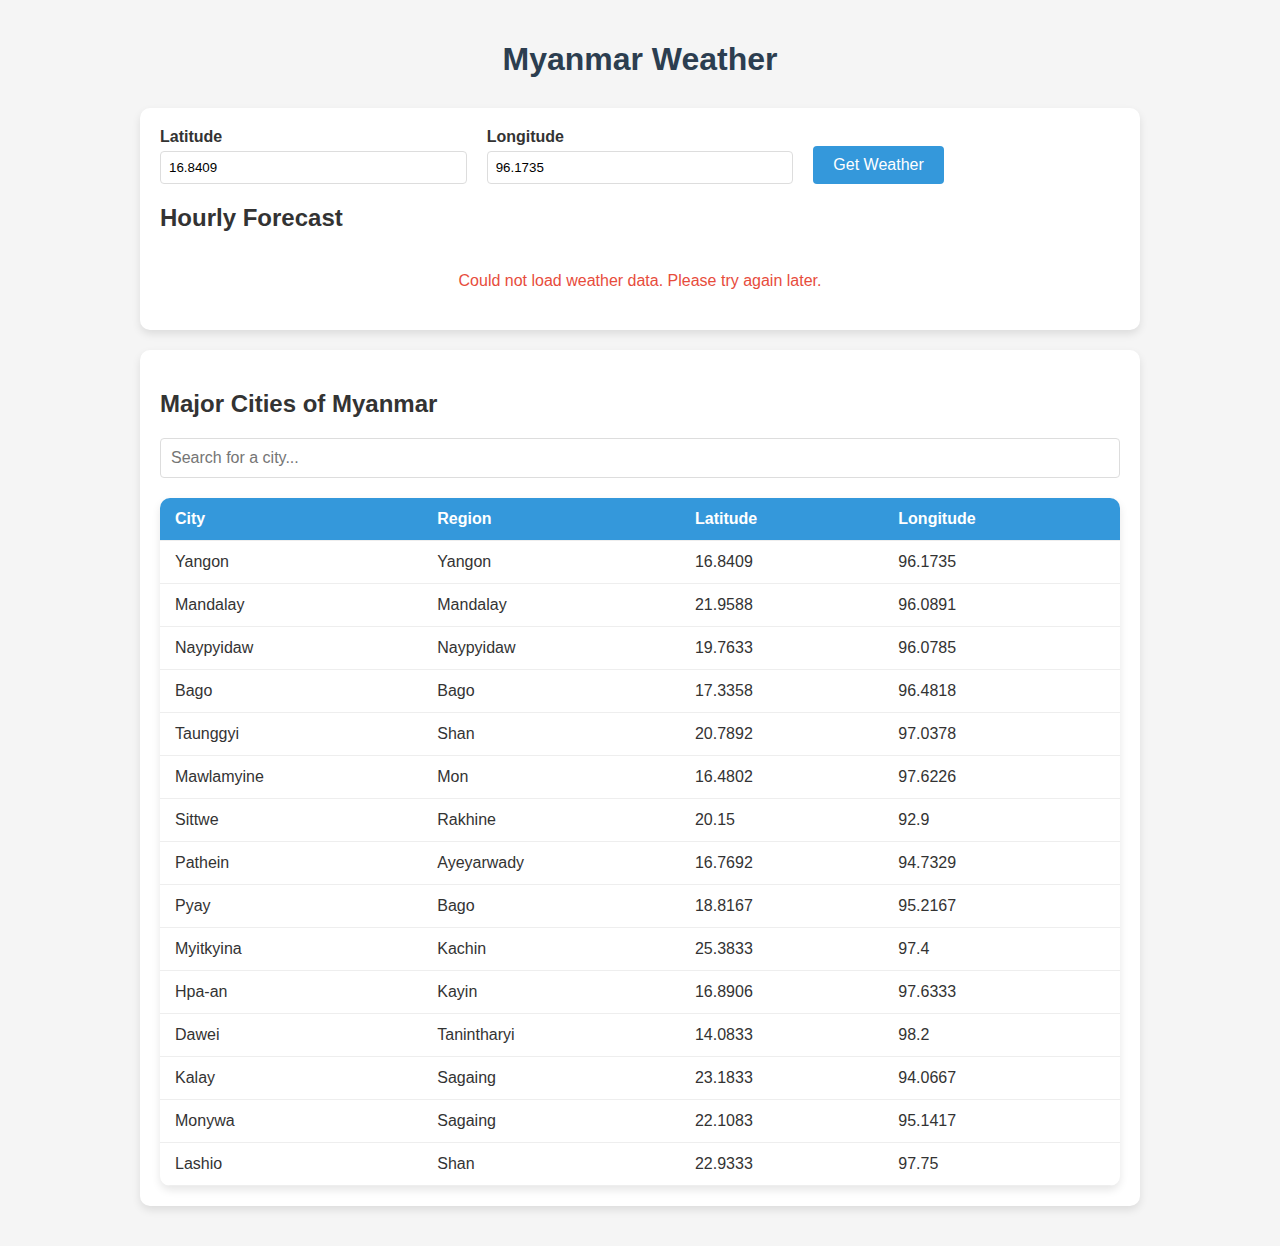
<file: api/weather/deepseek2.html>
<!DOCTYPE html>
<html lang="en">
<head>
    <meta charset="UTF-8">
    <meta name="viewport" content="width=device-width, initial-scale=1.0">
    <title>Myanmar Weather</title>
    <style>
        body {
            font-family: 'Arial', sans-serif;
            max-width: 1000px;
            margin: 0 auto;
            padding: 20px;
            background-color: #f5f5f5;
            color: #333;
        }
        
        h1 {
            color: #2c3e50;
            text-align: center;
            margin-bottom: 30px;
        }
        
        .weather-container {
            background-color: white;
            border-radius: 10px;
            padding: 20px;
            box-shadow: 0 4px 8px rgba(0, 0, 0, 0.1);
            margin-bottom: 20px;
        }
        
        .input-container {
            display: flex;
            gap: 20px;
            margin-bottom: 20px;
            flex-wrap: wrap;
        }
        
        .input-group {
            flex: 1;
            min-width: 200px;
        }
        
        label {
            display: block;
            margin-bottom: 5px;
            font-weight: bold;
        }
        
        input {
            width: 100%;
            padding: 8px;
            border: 1px solid #ddd;
            border-radius: 4px;
            box-sizing: border-box;
        }
        
        button {
            background-color: #3498db;
            color: white;
            border: none;
            padding: 10px 20px;
            border-radius: 4px;
            cursor: pointer;
            font-size: 16px;
            transition: background-color 0.3s;
        }
        
        button:hover {
            background-color: #2980b9;
        }
        
        .current-weather {
            display: flex;
            justify-content: space-between;
            align-items: center;
            margin-bottom: 30px;
            padding-bottom: 20px;
            border-bottom: 1px solid #eee;
        }
        
        .temperature {
            font-size: 3em;
            font-weight: bold;
        }
        
        .weather-details {
            text-align: right;
        }
        
        .hourly-forecast {
            margin-top: 20px;
        }
        
        .hourly-item {
            display: flex;
            justify-content: space-between;
            padding: 10px 0;
            border-bottom: 1px solid #eee;
        }
        
        .hourly-item:last-child {
            border-bottom: none;
        }
        
        .loading {
            text-align: center;
            padding: 20px;
        }
        
        .error {
            color: #e74c3c;
            text-align: center;
            padding: 20px;
        }
        
        .weather-icon {
            font-size: 2em;
            margin-right: 10px;
        }
        
        .cities-table {
            width: 100%;
            border-collapse: collapse;
            margin-top: 20px;
            background-color: white;
            border-radius: 10px;
            overflow: hidden;
            box-shadow: 0 4px 8px rgba(0, 0, 0, 0.1);
        }
        
        .cities-table th, .cities-table td {
            padding: 12px 15px;
            text-align: left;
            border-bottom: 1px solid #eee;
        }
        
        .cities-table th {
            background-color: #3498db;
            color: white;
        }
        
        .cities-table tr:hover {
            background-color: #f1f9ff;
            cursor: pointer;
        }
        
        .search-box {
            margin-bottom: 20px;
        }
        
        #city-search {
            width: 100%;
            padding: 10px;
            border: 1px solid #ddd;
            border-radius: 4px;
            font-size: 16px;
        }
    </style>
</head>
<body>
    <h1>Myanmar Weather</h1>
    
    <div class="weather-container">
        <div class="input-container">
            <div class="input-group">
                <label for="latitude">Latitude</label>
                <input type="text" id="latitude" placeholder="e.g. 16.8409" value="16.8409">
            </div>
            <div class="input-group">
                <label for="longitude">Longitude</label>
                <input type="text" id="longitude" placeholder="e.g. 96.1735" value="96.1735">
            </div>
            <div class="input-group" style="align-self: flex-end;">
                <button id="get-weather">Get Weather</button>
            </div>
        </div>
        
        <div id="current-weather" class="current-weather">
            <!-- Current weather will be inserted here -->
        </div>
        
        <h2>Hourly Forecast</h2>
        <div id="hourly-forecast" class="hourly-forecast">
            <!-- Hourly forecast will be inserted here -->
        </div>
        
        <div id="loading" class="loading">
            Loading weather data...
        </div>
        
        <div id="error" class="error" style="display: none;">
            Could not load weather data. Please try again later.
        </div>
    </div>
    
    <div class="weather-container">
        <h2>Major Cities of Myanmar</h2>
        <div class="search-box">
            <input type="text" id="city-search" placeholder="Search for a city...">
        </div>
        <table class="cities-table">
            <thead>
                <tr>
                    <th>City</th>
                    <th>Region</th>
                    <th>Latitude</th>
                    <th>Longitude</th>
                </tr>
            </thead>
            <tbody id="cities-table-body">
                <!-- Cities will be inserted here -->
            </tbody>
        </table>
    </div>
    
    <script>
        // Myanmar major cities data
        const myanmarCities = [
            { name: "Yangon", region: "Yangon", latitude: 16.8409, longitude: 96.1735 },
            { name: "Mandalay", region: "Mandalay", latitude: 21.9588, longitude: 96.0891 },
            { name: "Naypyidaw", region: "Naypyidaw", latitude: 19.7633, longitude: 96.0785 },
            { name: "Bago", region: "Bago", latitude: 17.3358, longitude: 96.4818 },
            { name: "Taunggyi", region: "Shan", latitude: 20.7892, longitude: 97.0378 },
            { name: "Mawlamyine", region: "Mon", latitude: 16.4802, longitude: 97.6226 },
            { name: "Sittwe", region: "Rakhine", latitude: 20.1500, longitude: 92.9000 },
            { name: "Pathein", region: "Ayeyarwady", latitude: 16.7692, longitude: 94.7329 },
            { name: "Pyay", region: "Bago", latitude: 18.8167, longitude: 95.2167 },
            { name: "Myitkyina", region: "Kachin", latitude: 25.3833, longitude: 97.4000 },
            { name: "Hpa-an", region: "Kayin", latitude: 16.8906, longitude: 97.6333 },
            { name: "Dawei", region: "Tanintharyi", latitude: 14.0833, longitude: 98.2000 },
            { name: "Kalay", region: "Sagaing", latitude: 23.1833, longitude: 94.0667 },
            { name: "Monywa", region: "Sagaing", latitude: 22.1083, longitude: 95.1417 },
            { name: "Lashio", region: "Shan", latitude: 22.9333, longitude: 97.7500 }
        ];
        
        document.addEventListener('DOMContentLoaded', function() {
            // Initialize cities table
            populateCitiesTable(myanmarCities);
            
            // Set up city search
            document.getElementById('city-search').addEventListener('input', function(e) {
                const searchTerm = e.target.value.toLowerCase();
                const filteredCities = myanmarCities.filter(city => 
                    city.name.toLowerCase().includes(searchTerm) || 
                    city.region.toLowerCase().includes(searchTerm)
                );
                populateCitiesTable(filteredCities);
            });
            
            // Set up click handler for city rows
            document.getElementById('cities-table-body').addEventListener('click', function(e) {
                const row = e.target.closest('tr');
                if (row) {
                    const latitude = row.getAttribute('data-lat');
                    const longitude = row.getAttribute('data-lng');
                    document.getElementById('latitude').value = latitude;
                    document.getElementById('longitude').value = longitude;
                    getWeather(latitude, longitude);
                }
            });
            
            // Set up weather button
            document.getElementById('get-weather').addEventListener('click', function() {
                const latitude = document.getElementById('latitude').value;
                const longitude = document.getElementById('longitude').value;
                getWeather(latitude, longitude);
            });
            
            // Load initial weather (Yangon)
            getWeather(16.8409, 96.1735);
        });
        
        function populateCitiesTable(cities) {
            const tableBody = document.getElementById('cities-table-body');
            tableBody.innerHTML = '';
            
            cities.forEach(city => {
                const row = document.createElement('tr');
                row.setAttribute('data-lat', city.latitude);
                row.setAttribute('data-lng', city.longitude);
                row.innerHTML = `
                    <td>${city.name}</td>
                    <td>${city.region}</td>
                    <td>${city.latitude}</td>
                    <td>${city.longitude}</td>
                `;
                tableBody.appendChild(row);
            });
        }
        
        function getWeather(latitude, longitude) {
            // Show loading, hide error
            document.getElementById('loading').style.display = 'block';
            document.getElementById('error').style.display = 'none';
            document.getElementById('current-weather').style.display = 'none';
            document.getElementById('hourly-forecast').style.display = 'none';
            
            // Get current time in ISO format (YYYY-MM-DDTHH:MM)
            const now = new Date();
            const currentHour = now.getHours();
            
            // API URL
            const apiUrl = `https://api.open-meteo.com/v1/forecast?latitude=${latitude}&longitude=${longitude}&current=temperature_2m,relative_humidity_2m,wind_speed_10m&hourly=temperature_2m,relative_humidity_2m,wind_speed_10m&timezone=auto`;
            
            fetch(apiUrl)
                .then(response => {
                    if (!response.ok) {
                        throw new Error('Network response was not ok');
                    }
                    return response.json();
                })
                .then(data => {
                    

                    // add set timeout to ensure the DOM is ready

                    setTimeout(() => {
                        
                        // Hide loading message
                        document.getElementById('loading').style.display = 'none';
                        document.getElementById('current-weather').style.display = 'block';
                        document.getElementById('hourly-forecast').style.display = 'block';

                        // Display current weather
                        displayCurrentWeather(data);
                        
                        // Display hourly forecast
                        displayHourlyForecast(data, currentHour);

                    }, 2000);
                })
                .catch(error => {
                    console.error('Error fetching weather data:', error);
                    document.getElementById('loading').style.display = 'none';
                    document.getElementById('error').style.display = 'block';
                });
        }
        
        function displayCurrentWeather(data) {
            const current = data.current;
            const currentElement = document.getElementById('current-weather');
            
            const weatherIcon = getWeatherIcon(current.temperature_2m, current.relative_humidity_2m);
            
            currentElement.innerHTML = `
                <div>
                    <span class="weather-icon">${weatherIcon}</span>
                    <span class="temperature">${current.temperature_2m}°C</span>
                </div>
                <div class="weather-details">
                    <div>Humidity: ${current.relative_humidity_2m}%</div>
                    <div>Wind: ${current.wind_speed_10m} km/h</div>
                    <div>Updated: ${new Date().toLocaleTimeString()}</div>
                </div>
            `;
        }
        
        function displayHourlyForecast(data, currentHour) {
            const hourly = data.hourly;
            const hourlyElement = document.getElementById('hourly-forecast');
            
            // Show only the next 12 hours of forecast
            let hourlyHTML = '';
            for (let i = 0; i < 12; i++) {
                const hourIndex = currentHour + i;
                if (hourIndex >= hourly.time.length) break;
                
                const time = new Date(hourly.time[hourIndex]);
                const hour = time.getHours();
                const ampm = hour >= 12 ? 'PM' : 'AM';
                const displayHour = hour % 12 || 12;
                
                const weatherIcon = getWeatherIcon(
                    hourly.temperature_2m[hourIndex],
                    hourly.relative_humidity_2m[hourIndex]
                );
                
                hourlyHTML += `
                    <div class="hourly-item">
                        <div>${displayHour} ${ampm}</div>
                        <div>${weatherIcon} ${hourly.temperature_2m[hourIndex]}°C</div>
                        <div>${hourly.relative_humidity_2m[hourIndex]}% humidity</div>
                        <div>${hourly.wind_speed_10m[hourIndex]} km/h wind</div>
                    </div>
                `;
            }
            
            hourlyElement.innerHTML = hourlyHTML;
        }
        
        function getWeatherIcon(temperature, humidity) {
            // Simple emoji-based weather icons based on temperature and humidity
            if (temperature > 30) {
                return humidity > 70 ? '🌧️' : '☀️';
            } else if (temperature > 20) {
                return humidity > 80 ? '🌦️' : '⛅';
            } else {
                return '🌤️';
            }
        }
    </script>
</body>
</html>
</file>
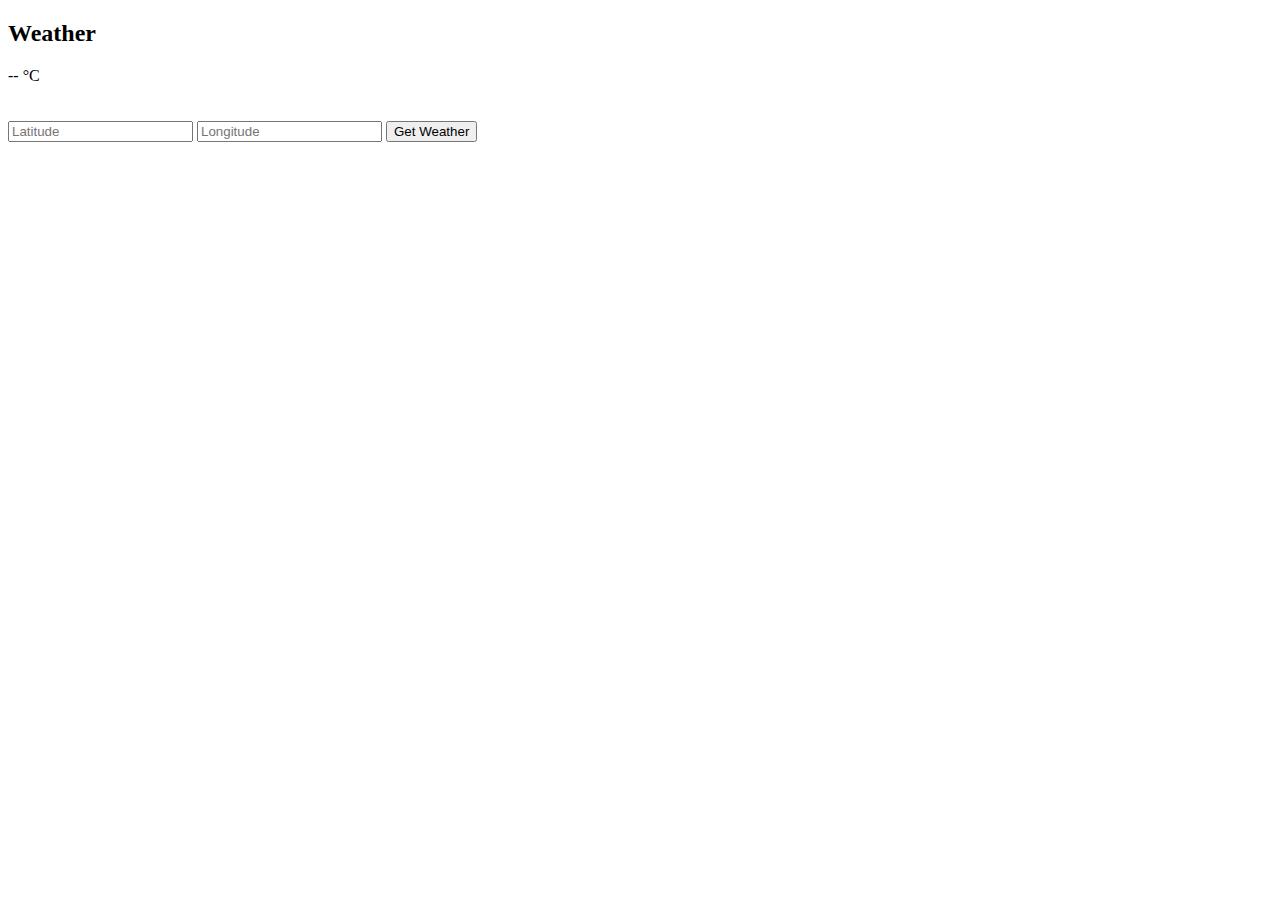
<file: api/weather/training.html>
<!DOCTYPE html>
<html lang="en">
<head>
    <meta charset="UTF-8">
    <meta name="viewport" content="width=device-width, initial-scale=1.0">
    <title>Weather Report</title>
</head>
<body>
    <h2>Weather</h2>
    <span id="currentTemperature">--</span> <span id="currentTemperatureUnit">°C</span>

    <br />
    <br />
    <br />

    <input type="number" id="latitude"   placeholder="Latitude">
    <input type="number" id="longitude"  placeholder="Longitude">
    <button id="getWeather">Get Weather</button>



    <script>


            var button = document.getElementById("getWeather");
            button.addEventListener("click", function() {
                // get user input values
                var latitude = document.getElementById("latitude").value;
                var longitude = document.getElementById("longitude").value;

                var url = `https://api.open-meteo.com/v1/forecast?latitude=${latitude}&longitude=${longitude}&current=temperature_2m,wind_speed_10m&hourly=temperature_2m,relative_humidity_2m,wind_speed_10m`;

                fetch(url)
                    .then(response => {
                        console.log("response is coming");
                        return response.json();
                    })
                    .then(data => {
                        console.log(data);
                        console.log(data['current']['temperature_2m']);

                        let currentTemp = data['current']['temperature_2m'];
                        let currentTempUnit = data['current_units']['temperature_2m'];

                        document.getElementById("currentTemperature").innerText = currentTemp;
                        document.getElementById("currentTemperatureUnit").innerText = currentTempUnit;
                    });
            });
    </script>
</body>
</html>
</file>
<file: css/style.css>
h2{
   color:green
}

p{
   background-color: green;
}
</file>
